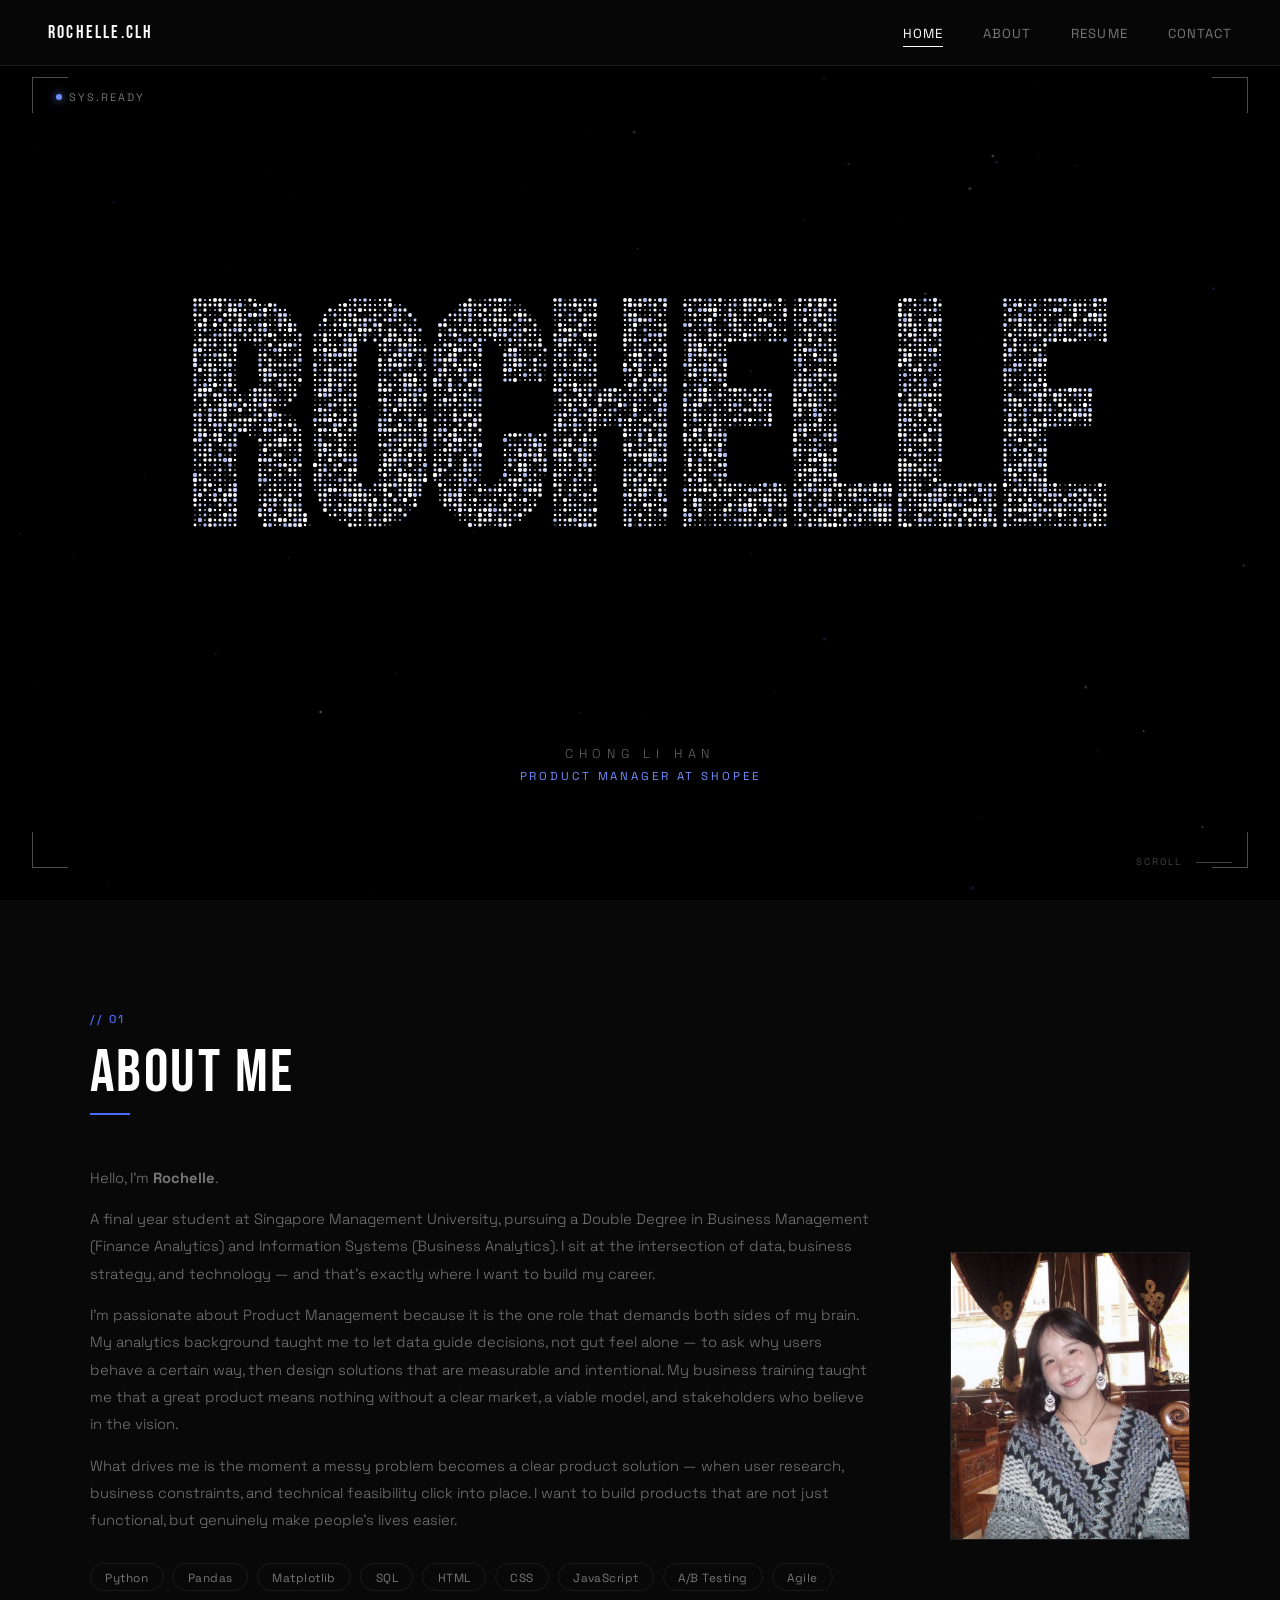
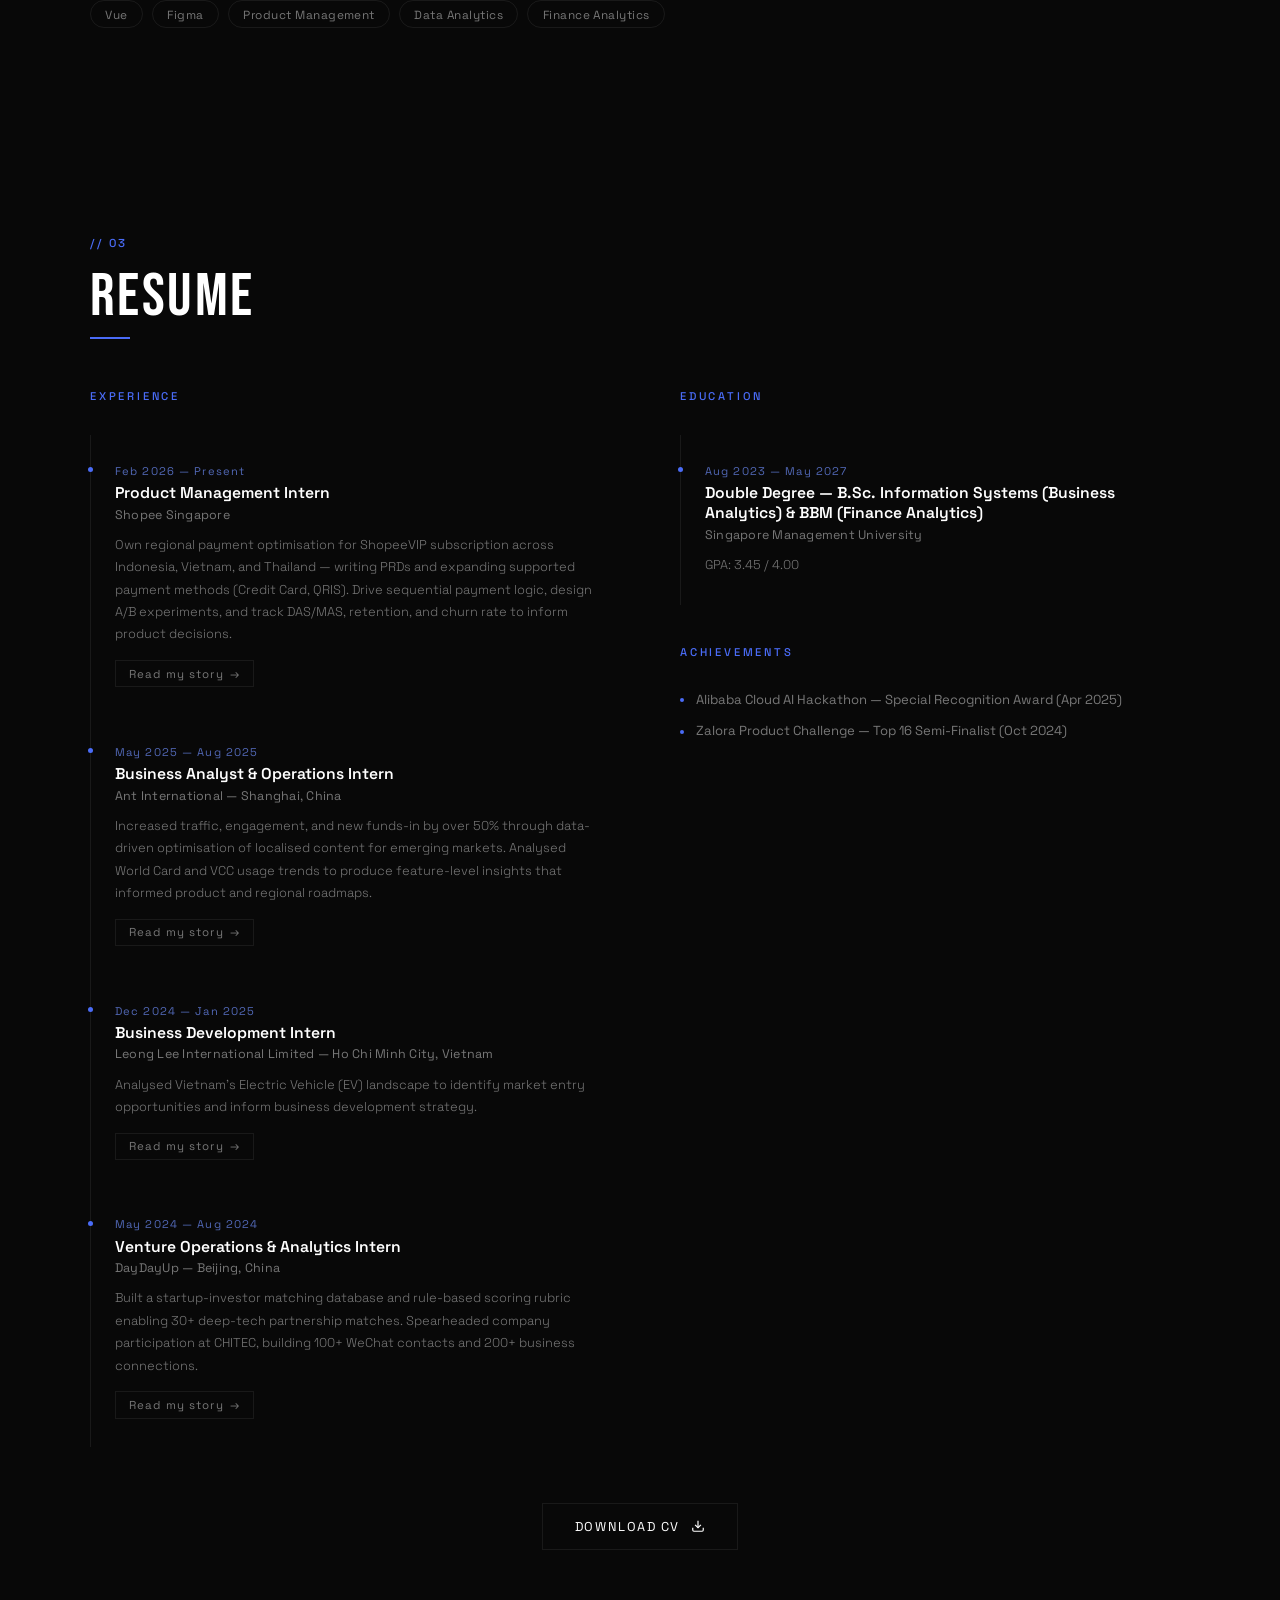
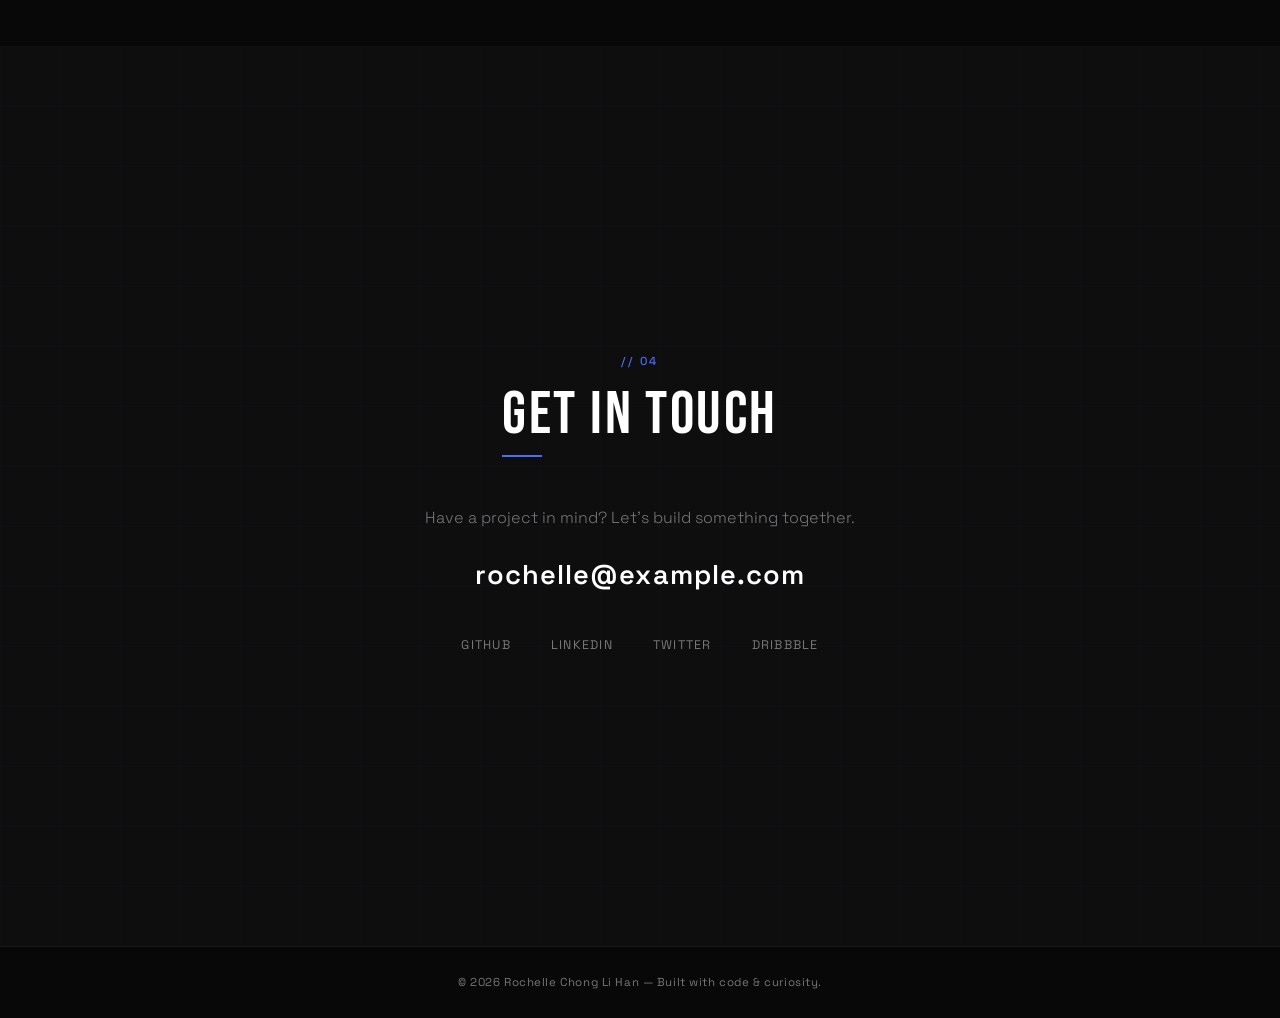
<file: index.html>
<!DOCTYPE html>
<html lang="en">
<head>
  <meta charset="UTF-8" />
  <meta name="viewport" content="width=device-width, initial-scale=1.0" />
  <title>Rochelle Chong Li Han</title>
  <link rel="preconnect" href="https://fonts.googleapis.com" />
  <link rel="preconnect" href="https://fonts.gstatic.com" crossorigin />
  <link href="https://fonts.googleapis.com/css2?family=Bebas+Neue&family=Space+Grotesk:wght@300;400;500;600&display=swap" rel="stylesheet" />
  <link rel="stylesheet" href="css/style.css" />
</head>
<body>

  <!-- Navigation -->
  <nav id="navbar">
    <div class="nav-brand">Rochelle.CLH</div>
    <ul class="nav-links" id="navLinks">
      <li><a href="#home"     class="nav-link active" data-section="home">Home</a></li>
      <li><a href="#about"    class="nav-link"        data-section="about">About</a></li>
      <li><a href="#resume"   class="nav-link"        data-section="resume">Resume</a></li>
      <li><a href="#contact"  class="nav-link"        data-section="contact">Contact</a></li>
    </ul>
    <button class="nav-toggle" id="navToggle" aria-label="Toggle menu">
      <span></span><span></span><span></span>
    </button>
  </nav>

  <!-- Hero -->
  <section id="home" class="hero-section">
    <canvas id="hero-canvas"></canvas>

    <div class="bracket bracket-tl"></div>
    <div class="bracket bracket-tr"></div>
    <div class="bracket bracket-bl"></div>
    <div class="bracket bracket-br"></div>

    <div class="sys-badge">
      <span class="sys-dot"></span>
      <span>SYS.READY</span>
    </div>

    <div class="hero-sub">
      <p class="hero-fullname">CHONG LI HAN</p>
      <p class="hero-role">Product Manager at Shopee</p>
    </div>

    <div class="scroll-hint">SCROLL <span class="scroll-line"></span></div>
  </section>

  <!-- About -->
  <section id="about" class="page-section">
    <div class="inner">
      <header class="sec-head fade-up">
        <span class="sec-tag">// 01</span>
        <h2>About Me</h2>
      </header>
      <div class="about-grid">
        <div class="about-text fade-up">
          <p class="about-lead">Hello, I'm <strong>Rochelle</strong>.</p>
          <p>A final year student at Singapore Management University, pursuing a Double Degree in Business Management (Finance Analytics) and Information Systems (Business Analytics). I sit at the intersection of data, business strategy, and technology — and that's exactly where I want to build my career.</p>
          <p>I'm passionate about Product Management because it is the one role that demands both sides of my brain. My analytics background taught me to let data guide decisions, not gut feel alone — to ask why users behave a certain way, then design solutions that are measurable and intentional. My business training taught me that a great product means nothing without a clear market, a viable model, and stakeholders who believe in the vision.</p>
          <p>What drives me is the moment a messy problem becomes a clear product solution — when user research, business constraints, and technical feasibility click into place. I want to build products that are not just functional, but genuinely make people's lives easier.</p>
          <div class="skill-tags">
            <span>Python</span>
            <span>Pandas</span>
            <span>Matplotlib</span>
            <span>SQL</span>
            <span>HTML</span>
            <span>CSS</span>
            <span>JavaScript</span>
            <span>A/B Testing</span>
            <span>Agile</span>
            <span>Vue</span>
            <span>Figma</span>
            <span>Product Management</span>
            <span>Data Analytics</span>
            <span>Finance Analytics</span>
          </div>
        </div>
        <div class="about-avatar fade-up">
          <div class="avatar-frame">
            <img src="assets/photo.jpg" alt="Rochelle Chong Li Han" />
            <div class="avatar-scan"></div>
          </div>
        </div>
      </div>
    </div>
  </section>

  <!-- Resume -->
  <section id="resume" class="page-section">
    <div class="inner">
      <header class="sec-head fade-up">
        <span class="sec-tag">// 03</span>
        <h2>Resume</h2>
      </header>
      <div class="resume-cols">

        <div class="resume-col fade-up">
          <h3 class="col-title">Experience</h3>
          <div class="timeline">
            <div class="tl-item" data-exp="shopee">
              <div class="tl-date">Feb 2026 — Present</div>
              <div class="tl-role">Product Management Intern</div>
              <div class="tl-org">Shopee Singapore</div>
              <p>Own regional payment optimisation for ShopeeVIP subscription across Indonesia, Vietnam, and Thailand — writing PRDs and expanding supported payment methods (Credit Card, QRIS). Drive sequential payment logic, design A/B experiments, and track DAS/MAS, retention, and churn rate to inform product decisions.</p>
              <button class="tl-read-more">Read my story <span>→</span></button>
            </div>
            <div class="tl-item" data-exp="ant">
              <div class="tl-date">May 2025 — Aug 2025</div>
              <div class="tl-role">Business Analyst &amp; Operations Intern</div>
              <div class="tl-org">Ant International — Shanghai, China</div>
              <p>Increased traffic, engagement, and new funds-in by over 50% through data-driven optimisation of localised content for emerging markets. Analysed World Card and VCC usage trends to produce feature-level insights that informed product and regional roadmaps.</p>
              <button class="tl-read-more">Read my story <span>→</span></button>
            </div>
            <div class="tl-item" data-exp="leonglee">
              <div class="tl-date">Dec 2024 — Jan 2025</div>
              <div class="tl-role">Business Development Intern</div>
              <div class="tl-org">Leong Lee International Limited — Ho Chi Minh City, Vietnam</div>
              <p>Analysed Vietnam's Electric Vehicle (EV) landscape to identify market entry opportunities and inform business development strategy.</p>
              <button class="tl-read-more">Read my story <span>→</span></button>
            </div>
            <div class="tl-item" data-exp="daydayup">
              <div class="tl-date">May 2024 — Aug 2024</div>
              <div class="tl-role">Venture Operations &amp; Analytics Intern</div>
              <div class="tl-org">DayDayUp — Beijing, China</div>
              <p>Built a startup-investor matching database and rule-based scoring rubric enabling 30+ deep-tech partnership matches. Spearheaded company participation at CHITEC, building 100+ WeChat contacts and 200+ business connections.</p>
              <button class="tl-read-more">Read my story <span>→</span></button>
            </div>
          </div>
        </div>

        <div class="resume-col fade-up">
          <h3 class="col-title">Education</h3>
          <div class="timeline">
            <div class="tl-item">
              <div class="tl-date">Aug 2023 — May 2027</div>
              <div class="tl-role">Double Degree — B.Sc. Information Systems (Business Analytics) &amp; BBM (Finance Analytics)</div>
              <div class="tl-org">Singapore Management University</div>
              <p>GPA: 3.45 / 4.00</p>
            </div>
          </div>
          <h3 class="col-title" style="margin-top:2.5rem">Achievements</h3>
          <ul class="cert-list">
            <li>Alibaba Cloud AI Hackathon — Special Recognition Award (Apr 2025)</li>
            <li>Zalora Product Challenge — Top 16 Semi-Finalist (Oct 2024)</li>
          </ul>
        </div>

      </div>

      <div class="cv-download fade-up">
        <a href="#" class="btn-cv">
          Download CV
          <svg width="14" height="14" viewBox="0 0 24 24" fill="none" stroke="currentColor" stroke-width="2">
            <path d="M21 15v4a2 2 0 01-2 2H5a2 2 0 01-2-2v-4"/>
            <polyline points="7 10 12 15 17 10"/>
            <line x1="12" y1="15" x2="12" y2="3"/>
          </svg>
        </a>
      </div>
    </div>
  </section>

  <!-- Contact -->
  <section id="contact" class="page-section alt-bg contact-section">
    <div class="contact-grid-bg"></div>
    <div class="inner contact-inner">
      <header class="sec-head fade-up">
        <span class="sec-tag">// 04</span>
        <h2>Get In Touch</h2>
      </header>
      <p class="contact-lead fade-up">Have a project in mind? Let's build something together.</p>
      <a href="mailto:rochelle@example.com" class="contact-email fade-up">rochelle@example.com</a>
      <div class="socials fade-up">
        <a href="#" class="social">GitHub</a>
        <a href="#" class="social">LinkedIn</a>
        <a href="#" class="social">Twitter</a>
        <a href="#" class="social">Dribbble</a>
      </div>
    </div>
  </section>

  <!-- Experience Story Overlay -->
  <div id="exp-overlay" class="exp-overlay" aria-hidden="true">
    <button class="exp-close" id="expClose">
      <svg width="16" height="16" viewBox="0 0 24 24" fill="none" stroke="currentColor" stroke-width="1.5">
        <line x1="18" y1="6" x2="6" y2="18"/><line x1="6" y1="6" x2="18" y2="18"/>
      </svg>
      Close
    </button>
    <div class="exp-scroll" id="expScroll">
      <div class="exp-hero" id="expHero">
        <span class="exp-hero-tag" id="expTag"></span>
        <h1 id="expCompany"></h1>
        <p id="expRole"></p>
        <p id="expMeta"></p>
      </div>
      <div class="exp-chapters" id="expChapters"></div>
    </div>
  </div>

  <footer>
    <p>© 2026 Rochelle Chong Li Han — Built with code &amp; curiosity.</p>
  </footer>

  <script src="js/particles.js"></script>
  <script src="js/experience.js"></script>
  <script src="js/main.js"></script>
</body>
</html>
</file>
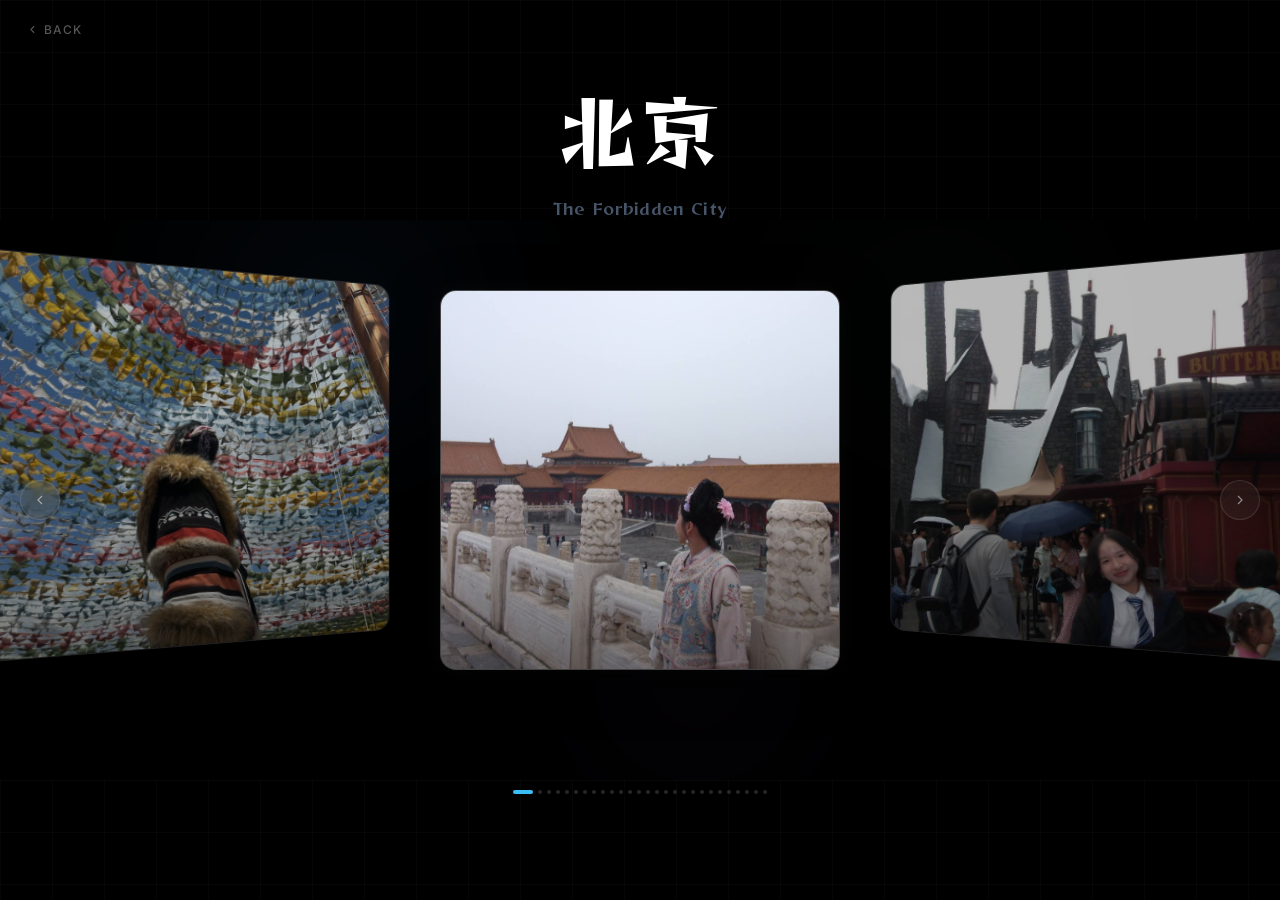
<file: experiences.html>
<!DOCTYPE html>
<html lang="en">
<head>
  <meta charset="UTF-8" />
  <meta name="viewport" content="width=device-width, initial-scale=1.0" />
  <title>Experiences — Rochelle Chong Li Han</title>
  <link rel="preconnect" href="https://fonts.googleapis.com" />
  <link href="https://fonts.googleapis.com/css2?family=Inter:wght@300;400;500;600;700;800&family=Reggae+One&display=swap" rel="stylesheet" />
  <style>
    *, *::before, *::after { box-sizing: border-box; margin: 0; padding: 0; }

    /* ── Page ─────────────────────────────────────────────────── */
    html { height: 100%; }

    body {
      font-family: 'Inter', system-ui, sans-serif;
      background: #000;
      color: #fff;
      min-height: 100%;
      /* IMPORTANT: No overflow:hidden here — it clips 3D children */
      overflow-x: hidden;
    }

    /* Subtle dot grid */
    body::before {
      content: '';
      position: fixed;
      inset: 0;
      background-image:
        linear-gradient(rgba(255,255,255,0.025) 1px, transparent 1px),
        linear-gradient(90deg, rgba(255,255,255,0.025) 1px, transparent 1px);
      background-size: 52px 52px;
      pointer-events: none;
      z-index: 0;
    }

    /* ── Back link ── */
    .back-link {
      position: fixed;
      top: 22px;
      left: 26px;
      z-index: 200;
      display: flex;
      align-items: center;
      gap: 5px;
      color: #555;
      text-decoration: none;
      font-size: 0.75rem;
      font-weight: 500;
      letter-spacing: 0.08em;
      text-transform: uppercase;
      transition: color 0.2s;
    }
    .back-link:hover { color: #fff; }

    /* ── Page shell ── */
    .page {
      position: relative;
      z-index: 1;
      display: flex;
      flex-direction: column;
      align-items: center;
      padding-top: 56px;
    }

    /* ── Heading ── */
    .hero-head {
      text-align: center;
      padding: 0 16px;
    }
    .hero-head h1 {
      font-size: clamp(2rem, 4.8vw, 3.6rem);
      font-weight: 800;
      line-height: 1.1;
      letter-spacing: -0.03em;
      display: flex;
      align-items: center;
      justify-content: center;
      gap: 0.25em;
      flex-wrap: wrap;
    }
    .sparkle-icon {
      font-style: normal;
      font-size: 0.6em;
      display: inline-block;
      animation: sparkle-pop 3s ease-in-out infinite;
    }
    @keyframes sparkle-pop {
      0%,100% { transform: scale(1) rotate(0deg);    opacity: 1; }
      48%      { transform: scale(1) rotate(0deg);    opacity: 1; }
      52%      { transform: scale(1.3) rotate(15deg); opacity: 0.5; }
      56%      { transform: scale(1) rotate(0deg);    opacity: 1; }
    }
    .gradient-word {
      background: linear-gradient(120deg, #38bdf8 10%, #818cf8 60%, #6366f1 100%);
      -webkit-background-clip: text;
      -webkit-text-fill-color: transparent;
      background-clip: text;
    }
    .hero-sub {
      margin-top: 10px;
      color: #4a5568;
      font-size: clamp(0.8rem, 1.4vw, 0.92rem);
    }

    /* ── Dynamic description ── */
    .dynamic-desc {
      text-align: center;
      margin-top: 14px;
      height: 150px;
      display: flex;
      flex-direction: column;
      align-items: center;
      justify-content: center;
      transition: opacity 0.22s ease, transform 0.22s ease;
    }
    .desc-label {
      font-family: 'Reggae One', cursive;
      font-size: 5rem;
      font-weight: 400;
      letter-spacing: 0.02em;
      color: #ffff;
    }
    .desc-role {
      font-family: 'Reggae One', cursive;
      font-size: 1rem;
      color: #475569;
      margin-top: 10px;
      letter-spacing: 0.02em;
      transition: opacity 0.2s ease, transform 0.2s ease;
    }

    /* ════════════════════════════════════════════════════════════
       CAROUSEL — copy exactly, no changes
       IMPORTANT: No ancestor of .carousel-scene can have overflow:hidden
       IMPORTANT: preserve-3d must be on .carousel-stage only
       IMPORTANT: perspective must be on .carousel-scene only
       IMPORTANT: cards must NOT have transform-style:preserve-3d
    ════════════════════════════════════════════════════════════ */

    .experience-section {
      width: 100%;
      padding: 20px 0 80px;
      background: #000;
      overflow: visible;          /* MUST be visible, not hidden */
      position: relative;         /* anchor for backdrop + arrow buttons */
    }

    /* ── Carousel backdrop ── */
    .carousel-backdrop {
      position: absolute;
      inset: 0;
      z-index: 0;
      overflow: hidden;
      pointer-events: none;
    }

    .orb {
      position: absolute;
      border-radius: 50%;
      filter: blur(90px);
      opacity: 0.22;
      animation: orb-drift 8s ease-in-out infinite alternate;
    }

    .orb-1 {
      width: 420px;
      height: 420px;
      background: radial-gradient(circle, #1a3a5c, transparent 70%);
      top: -120px;
      left: 10%;
      animation-delay: 0s;
    }

    .orb-2 {
      width: 380px;
      height: 380px;
      background: radial-gradient(circle, #0f2a1a, transparent 70%);
      top: -80px;
      right: 12%;
      animation-delay: -3s;
    }

    .orb-3 {
      width: 320px;
      height: 320px;
      background: radial-gradient(circle, #2a1a3a, transparent 70%);
      bottom: -60px;
      left: 42%;
      animation-delay: -5s;
    }

    @keyframes orb-drift {
      from { transform: translate(0px,  0px)  scale(1);    }
      to   { transform: translate(18px, 12px) scale(1.08); }
    }

1    .dot-grid {
      position: absolute;
      inset: 0;
      background-image: radial-gradient(rgba(255,255,255,0.07) 1px, transparent 1px);
      background-size: 28px 28px;
      opacity: 0.6;
      -webkit-mask-image: linear-gradient(
        to bottom,
        transparent 0%,
        rgba(0,0,0,0.8) 20%,
        rgba(0,0,0,0.8) 80%,
        transparent 100%
      );
      mask-image: linear-gradient(
        to bottom,
        transparent 0%,
        rgba(0,0,0,0.8) 20%,
        rgba(0,0,0,0.8) 80%,
        transparent 100%
      );
    }

    .carousel-scene {
      width: 100%;
      height: 460px;
      perspective: 1000px;        /* perspective on THIS element */
      perspective-origin: 50% 50%;
      overflow: visible;          /* MUST be visible */
      position: relative;
      z-index: 1;                 /* above backdrop */
      display: flex;
      align-items: center;
      justify-content: center;
    }

    .carousel-stage {
      position: relative;
      width: 0px;                 /* zero width — cards anchor from center */
      height: 360px;
      transform-style: preserve-3d;  /* preserve-3d on THIS element */
    }

    .card {
      position: absolute;
      width: 400px;
      height: 380px;
      left: -200px;               /* offset by half width to center */
      top: 0;
      border-radius: 16px;
      overflow: hidden;
      cursor: pointer;
      transition: transform 0.6s cubic-bezier(0.4, 0, 0.2, 1),
                  opacity  0.6s cubic-bezier(0.4, 0, 0.2, 1);
      /* NO transform-style or preserve-3d on the card itself */

      background: rgba(255, 255, 255, 0.05);
      backdrop-filter: blur(16px);
      -webkit-backdrop-filter: blur(16px);
      border: 1px solid rgba(255, 255, 255, 0.12);
      box-shadow: none;
      transition: border-color 0.4s ease, box-shadow 0.4s ease,
                  transform 0.6s cubic-bezier(0.4, 0, 0.2, 1),
                  opacity  0.6s cubic-bezier(0.4, 0, 0.2, 1);
    }

    /* Center card gets a brighter glass edge + shadow */
    .card.active {
      border: 1px solid rgba(255, 255, 255, 0.22);
      box-shadow:
        0 12px 48px rgba(0, 0, 0, 0.6),
        0 0 24px rgba(255, 255, 255, 0.04),
        inset 0 1px 0 rgba(255, 255, 255, 0.14);
    }

    .card-image {
      width: 100%;
      height: 100%;
      background: rgba(15, 15, 15, 0.55);
      overflow: hidden;
      position: relative;
    }

    .card-image::after {
      content: '';
      position: absolute;
      inset: 0;
      background: linear-gradient(to bottom, transparent 50%, rgba(0,0,0,0.35) 100%);
      pointer-events: none;
    }

    .card-image img {
      width: 100%;
      height: 100%;
      object-fit: cover;
      display: block;
    }

    .card-info {
      height: 28%;
      background: rgba(6, 6, 6, 0.72);
      backdrop-filter: blur(20px);
      -webkit-backdrop-filter: blur(20px);
      padding: 10px 14px;
      display: flex;
      flex-direction: column;
      justify-content: space-between;
      border-top: 1px solid rgba(255, 255, 255, 0.07);
    }

    .card-period {
      font-family: 'Courier New', monospace;
      font-size: 9px;
      color: rgba(255, 255, 255, 0.25);
      letter-spacing: 0.12em;
      text-transform: uppercase;
    }

    .card-company {
      font-family: 'Courier New', monospace;
      font-size: 40px;
      color: rgba(255, 255, 255, 0.9);
      font-weight: 600;
      margin: 2px 0;
    }

    .card-role {
      font-family: 'Courier New', monospace;
      font-size: 14px;
      color: rgba(255, 255, 255, 0.35);
    }

    .card-footer {
      display: flex;
      justify-content: space-between;
      align-items: center;
    }

    .card-index {
      font-family: 'Courier New', monospace;
      font-size: 9px;
      color: rgba(255, 255, 255, 0.15);
    }

    /* ── Arrow buttons — outside .carousel-scene ── */
    .carousel-prev,
    .carousel-next {
      position: absolute;
      top: 50%;
      transform: translateY(-50%);
      z-index: 100;
      width: 40px;
      height: 40px;
      border-radius: 50%;
      border: 1px solid rgba(255,255,255,0.12);
      background: rgba(255,255,255,0.04);
      color: rgba(255,255,255,0.5);
      display: flex;
      align-items: center;
      justify-content: center;
      cursor: pointer;
      backdrop-filter: blur(10px);
      -webkit-backdrop-filter: blur(10px);
      transition: border-color 0.2s, background 0.2s, color 0.2s;
    }
    .carousel-prev { left: 20px; }
    .carousel-next { right: 20px; }
    .carousel-prev:hover,
    .carousel-next:hover {
      border-color: rgba(56,189,248,0.45);
      background: rgba(56,189,248,0.08);
      color: #fff;
    }

    /* ════════════════════════════════════════════════════════════
       REST OF PAGE
    ════════════════════════════════════════════════════════════ */

    /* ── Dots ── */
    .dots {
      display: flex;
      gap: 5px;
      justify-content: center;
      padding: 10px 0 20px;
    }
    .dot {
      height: 4px;
      width: 4px;
      border-radius: 2px;
      background: rgba(255,255,255,0.15);
      cursor: pointer;
      transition: background 0.3s, width 0.3s;
    }
    .dot.active { background: #38bdf8; width: 20px; }

    /* ── Chat bar ── */
  </style>
</head>
<body>

  <a href="index.html#resume" class="back-link">
    <svg width="13" height="13" viewBox="0 0 24 24" fill="none" stroke="currentColor" stroke-width="2">
      <polyline points="15 18 9 12 15 6"/>
    </svg>
    Back
  </a>

  <div class="page">

    <!-- Heading -->


    <!-- Dynamic description -->
    <div class="dynamic-desc" id="dynamicDesc">
      <div class="desc-label" id="descLabel"></div>
      <div class="desc-role"  id="descRole"></div>
    </div>

    <!--
      IMPORTANT: No ancestor of .carousel-scene can have overflow:hidden
      Arrow buttons live here, OUTSIDE .carousel-scene
    -->
    <section class="experience-section">
      <!-- Backdrop: orbs + dot grid sit behind the carousel -->
      <div class="carousel-backdrop">
        <div class="orb orb-1"></div>
        <div class="orb orb-2"></div>
        <div class="orb orb-3"></div>
        <div class="dot-grid"></div>
      </div>

      <button class="carousel-prev" aria-label="Previous">
        <svg width="16" height="16" viewBox="0 0 24 24" fill="none" stroke="currentColor" stroke-width="1.8">
          <polyline points="15 18 9 12 15 6"/>
        </svg>
      </button>

      <div class="carousel-scene">
        <!-- IMPORTANT: preserve-3d lives ONLY on .carousel-stage -->
        <div class="carousel-stage" id="carouselStage">
          <!-- cards injected by JS -->
        </div>
      </div>

      <button class="carousel-next" aria-label="Next">
        <svg width="16" height="16" viewBox="0 0 24 24" fill="none" stroke="currentColor" stroke-width="1.8">
          <polyline points="9 18 15 12 9 6"/>
        </svg>
      </button>
    </section>

    <!-- Dots -->
    <div class="dots" id="dots"></div>


  </div><!-- /.page -->

  <script>
    // IMPORTANT: No ancestor of .carousel-scene can have overflow:hidden
    // IMPORTANT: preserve-3d must be on .carousel-stage only
    // IMPORTANT: perspective must be on .carousel-scene only
    // IMPORTANT: cards must NOT have transform-style:preserve-3d

    /* ── Data ── */
    const CARDS = [
      { index: '#1', company: '北京',       role: 'The Forbidden City',      period: 'Feb 2026 — Present',  imageUrl: 'assets/experiences/daydayup/bj2.jpeg' },
      { index: '#2', company: '北京',       role: 'The Wizarding World of Harry Potter - USBJ',  period: 'May 2025 — Aug 2025', imageUrl: 'assets/experiences/daydayup/bj3.jpeg' },
      { index: '#3', company: '北京',      role: 'CHITEC Expo with Founder of Abillion, Vikas Garg', imageUrl: 'assets/experiences/daydayup/bj1.jpg' },
      { index: '#4', company: '北京', role: 'The Great Wall of China',    period: 'Dec 2024 — Jan 2025', imageUrl: 'assets/experiences/daydayup/bj4.jpeg' },
      { index: '#5', company: '北京',               role: 'Nanluoguxiang',         period: 'May — Aug 2023',      imageUrl: 'assets/experiences/daydayup/bj5.jpeg' },
      { index: '#6', company: '北京',               role: 'Tsinghua University',         period: 'May — Aug 2023',      imageUrl: 'assets/experiences/daydayup/bj6.jpeg' },
      { index: '#7', company: '北京',               role: 'Celebrated birthday! 01.06',         period: 'May — Aug 2023',      imageUrl: 'assets/experiences/daydayup/bj7.jpeg' },
      { index: '#8', company: '天津',               role: 'Tianjin Eye',         period: 'May — Aug 2023',      imageUrl: 'assets/experiences/daydayup/tj1.jpeg' },
      { index: '#9', company: '天津',               role: 'Tianjin Haihe River Waterfront',         period: 'May — Aug 2023',      imageUrl: 'assets/experiences/daydayup/tj2.jpeg' },
      { index: '#10', company: '洛阳',               role: 'Stepping into History - donning a traditional Hanfu in Luoyang',         period: 'May — Aug 2023',      imageUrl: 'assets/experiences/daydayup/ly1.jpeg' },
      { index: '#11', company: '洛阳',               role: '簪花 (Zanhua)',         period: 'May — Aug 2023',      imageUrl: 'assets/experiences/daydayup/ly2.jpeg' },
      { index: '#12', company: '洛阳',               role: 'Luoyi Ancient City',         period: 'May — Aug 2023',      imageUrl: 'assets/experiences/daydayup/ly3.jpeg' },
      { index: '#13', company: '洛阳',               role: 'Longmen Grottoes',         period: 'May — Aug 2023',      imageUrl: 'assets/experiences/daydayup/ly4.jpeg' },
      { index: '#14', company: '唐山',               role: '打铁花(Iron Flower) Performance',         period: 'May — Aug 2023',      imageUrl: 'assets/experiences/daydayup/ts1.jpeg' },
      { index: '#15', company: '唐山',               role: 'Tangshan Hetou Old Street',         period: 'May — Aug 2023',      imageUrl: 'assets/experiences/daydayup/ts2.jpeg' },
      { index: '#16', company: '青岛',               role: 'Tsingtao Beer Museum',         period: 'May — Aug 2023',      imageUrl: 'assets/experiences/daydayup/qd1.jpeg' },
      { index: '#17', company: '青岛',               role: 'Qingdao Olympic Sailing and Marine Culture',         period: 'May — Aug 2023',      imageUrl: 'assets/experiences/daydayup/qd2.jpeg' },
      { index: '#18', company: '青岛',               role: 'Zhanqiao Pier',         period: 'May — Aug 2023',      imageUrl: 'assets/experiences/daydayup/qd3.jpeg' },
      { index: '#19', company: '丽江',               role: 'Jade Dragon Snow Mountain',         period: 'May — Aug 2023',      imageUrl: 'assets/experiences/daydayup/lj2.jpeg' },
      { index: '#20', company: '丽江',               role: 'Prepping oxygen tanks!',         period: 'May — Aug 2023',      imageUrl: 'assets/experiences/daydayup/lj3.jpeg' },
      { index: '#21', company: '丽江',               role: 'Yunnan Crossing the Bridge Noodles (过桥米线)',         period: 'May — Aug 2023',      imageUrl: 'assets/experiences/daydayup/lj4.jpeg' },
      { index: '#22', company: '丽江',               role: 'Blue Moon Valley',         period: 'May — Aug 2023',      imageUrl: 'assets/experiences/daydayup/lj5.jpeg' },
      { index: '#23', company: '虎跳峡',               role: 'Tiger Leaping Gorge',         period: 'May — Aug 2023',      imageUrl: 'assets/experiences/daydayup/htx1.jpeg' },
      { index: '#24', company: '香格里拉',               role: 'Shangri-La',         period: 'May — Aug 2023',      imageUrl: 'assets/experiences/daydayup/xgll1.jpeg' },
      { index: '#25', company: '香格里拉',               role: 'Trying out Tibetan costume!',         period: 'May — Aug 2023',      imageUrl: 'assets/experiences/daydayup/xgll2.jpeg' },
      { index: '#26', company: '香格里拉',               role: 'Shangri-La Giant Prayer Wheel',         period: 'May — Aug 2023',      imageUrl: 'assets/experiences/daydayup/xgll3.jpeg' },
      { index: '#27', company: '香格里拉',               role: 'Tibetan Large Prayer Flags',         period: 'May — Aug 2023',      imageUrl: 'assets/experiences/daydayup/xgll4.jpeg' },
    ];

    const R = 800; // arc radius in px

    /* ── Build DOM ── */
    const stage  = document.getElementById('carouselStage');
    const dotsEl = document.getElementById('dots');

    CARDS.forEach((data, i) => {
      /* Card */
      const card = document.createElement('div');
      card.className = 'card';
      card.dataset.index = i;
      card.innerHTML = `
        <div class="card-image">
          ${data.imageUrl ? `<img src="${data.imageUrl}" alt="${data.company}" />` : ''}
        </div>
      `;
      card.addEventListener('click', () => {
        const target = parseInt(card.dataset.index);
        if (target !== activeIndex) {
          const prev  = activeIndex;
          activeIndex = target;
          updateCarousel();
          updateDescription(prev);
        }
      });
      stage.appendChild(card);

      /* Dot */
      const dot = document.createElement('div');
      dot.className = 'dot';
      dot.addEventListener('click', () => {
        const prev  = activeIndex;
        activeIndex = i;
        updateCarousel();
        updateDescription(prev);
      });
      dotsEl.appendChild(dot);
    });

    /* ── State ── */
    let activeIndex = 0;
    const total = CARDS.length;

    /* ── Transform math (exact from spec) ── */
    function getCardTransform(offset) {
      const angle = offset * 30 * (Math.PI / 180); // 30deg per step
      const tx = R * Math.sin(angle);
      const tz = R * (1 - Math.cos(angle));   // positive = toward viewer
      const ty = Math.abs(offset) * -22;       // side cards rise slightly
      const ry = -angle * (180 / Math.PI);    // face inward
      const scale   = 1 - Math.abs(offset) * 0.11;
      const opacity = 1 - Math.abs(offset) * 0.28;
      const zIndex  = 10 - Math.abs(offset) * 2;

      return { tx, ty, tz, ry, scale, opacity, zIndex };
    }

    /* ── Update carousel transforms ── */
    function updateCarousel() {
      const cards = document.querySelectorAll('.card');
      cards.forEach((card, i) => {
        card.classList.toggle('active', i === activeIndex);
        let offset = i - activeIndex;
        // Wrap offset so cards loop circularly (shortest path around the circle)
        if (offset > total / 2)  offset -= total;
        if (offset < -total / 2) offset += total;

        if (Math.abs(offset) > 2) {
          // Snap instantly off-screen — no transition so the card never flies past
          card.style.transition    = 'none';
          const edgeOffset         = offset > 0 ? 2 : -2;
          const { tx, ty, tz, ry, scale } = getCardTransform(edgeOffset);
          card.style.transform     = `translateX(${tx}px) translateY(${ty}px) translateZ(${tz}px) rotateY(${ry}deg) scale(${scale})`;
          card.style.opacity       = '0';
          card.style.zIndex        = '0';
          card.style.pointerEvents = 'none';
          return;
        }

        // Restore CSS transition for visible cards
        card.style.transition    = '';
        const { tx, ty, tz, ry, scale, opacity, zIndex } = getCardTransform(offset);
        card.style.transform     = `translateX(${tx}px) translateY(${ty}px) translateZ(${tz}px) rotateY(${ry}deg) scale(${scale})`;
        card.style.opacity       = opacity;
        card.style.zIndex        = zIndex;
        card.style.pointerEvents = 'auto';
        card.style.cursor        = offset === 0 ? 'default' : 'pointer';
      });

      /* Update dots */
      document.querySelectorAll('.dot').forEach((dot, i) => {
        dot.classList.toggle('active', i === activeIndex);
      });
    }

    /* ── Update description text ── */
    const dynamicDesc = document.getElementById('dynamicDesc');
    const descLabel   = document.getElementById('descLabel');
    const descRole    = document.getElementById('descRole');
    dynamicDesc.style.transition = 'opacity 0.22s ease, transform 0.22s ease';

    function updateDescription(prevIdx) {
      const data     = CARDS[activeIndex];
      const prevData = prevIdx !== undefined ? CARDS[prevIdx] : null;
      const titleChanged = !prevData || prevData.company !== data.company;

      if (titleChanged) {
        /* Title changed — fade the whole block */
        dynamicDesc.style.opacity   = '0';
        dynamicDesc.style.transform = 'translateY(8px)';
        setTimeout(() => {
          descLabel.textContent = data.company;
          descRole.textContent  = data.role;
          dynamicDesc.style.opacity   = '1';
          dynamicDesc.style.transform = 'translateY(0)';
        }, 200);
      } else {
        /* Same title — only fade the subtitle */
        descRole.style.opacity   = '0';
        descRole.style.transform = 'translateY(6px)';
        setTimeout(() => {
          descRole.textContent       = data.role;
          descRole.style.opacity     = '1';
          descRole.style.transform   = 'translateY(0)';
        }, 180);
      }
    }

    /* ── Navigation ── */
    document.querySelector('.carousel-prev').addEventListener('click', () => {
      const prev = activeIndex;
      activeIndex = (activeIndex - 1 + total) % total;
      updateCarousel();
      updateDescription(prev);
    });

    document.querySelector('.carousel-next').addEventListener('click', () => {
      const prev = activeIndex;
      activeIndex = (activeIndex + 1) % total;
      updateCarousel();
      updateDescription(prev);
    });

    document.addEventListener('keydown', (e) => {
      if (e.key === 'ArrowLeft')  document.querySelector('.carousel-prev').click();
      if (e.key === 'ArrowRight') document.querySelector('.carousel-next').click();
    });

    /* ── Swipe / trackpad drag ── */
    const scene = document.getElementById('carouselScene') || document.querySelector('.carousel-scene');
    let dragStartX = null;
    let dragging   = false;

    function navigate(dir) {
      const prev = activeIndex;
      activeIndex = (activeIndex + dir + CARDS.length) % CARDS.length;
      updateCarousel();
      updateDescription(prev);
    }

    // Touch (mobile + trackpad on some browsers)
    scene.addEventListener('touchstart', e => {
      dragStartX = e.touches[0].clientX;
    }, { passive: true });

    scene.addEventListener('touchend', e => {
      if (dragStartX === null) return;
      const dx = e.changedTouches[0].clientX - dragStartX;
      if (Math.abs(dx) > 40) navigate(dx < 0 ? 1 : -1);
      dragStartX = null;
    }, { passive: true });

    // Mouse drag (trackpad two-finger swipe shows as mousemove on some setups)
    scene.addEventListener('mousedown', e => {
      dragStartX = e.clientX;
      dragging   = true;
    });

    window.addEventListener('mouseup', e => {
      if (!dragging) return;
      const dx = e.clientX - dragStartX;
      if (Math.abs(dx) > 40) navigate(dx < 0 ? 1 : -1);
      dragging   = false;
      dragStartX = null;
    });

    // Wheel (horizontal swipe on trackpad only — ignore vertical scroll)
    let wheelLock = false;
    scene.addEventListener('wheel', e => {
      const isHorizontal = Math.abs(e.deltaX) > Math.abs(e.deltaY);
      if (!isHorizontal) return;   // let vertical scroll pass through normally
      e.preventDefault();          // block browser back/forward swipe
      if (wheelLock) return;
      if (Math.abs(e.deltaX) < 20) return;
      navigate(e.deltaX > 0 ? 1 : -1);
      wheelLock = true;
      setTimeout(() => { wheelLock = false; }, 500);
    }, { passive: false });

    /* ── Init ── */
    // Set initial description without animation
    descLabel.textContent = CARDS[activeIndex].company;
    descRole.textContent  = CARDS[activeIndex].role;
    updateCarousel(); // run on load
  </script>
</body>
</html>
</file>
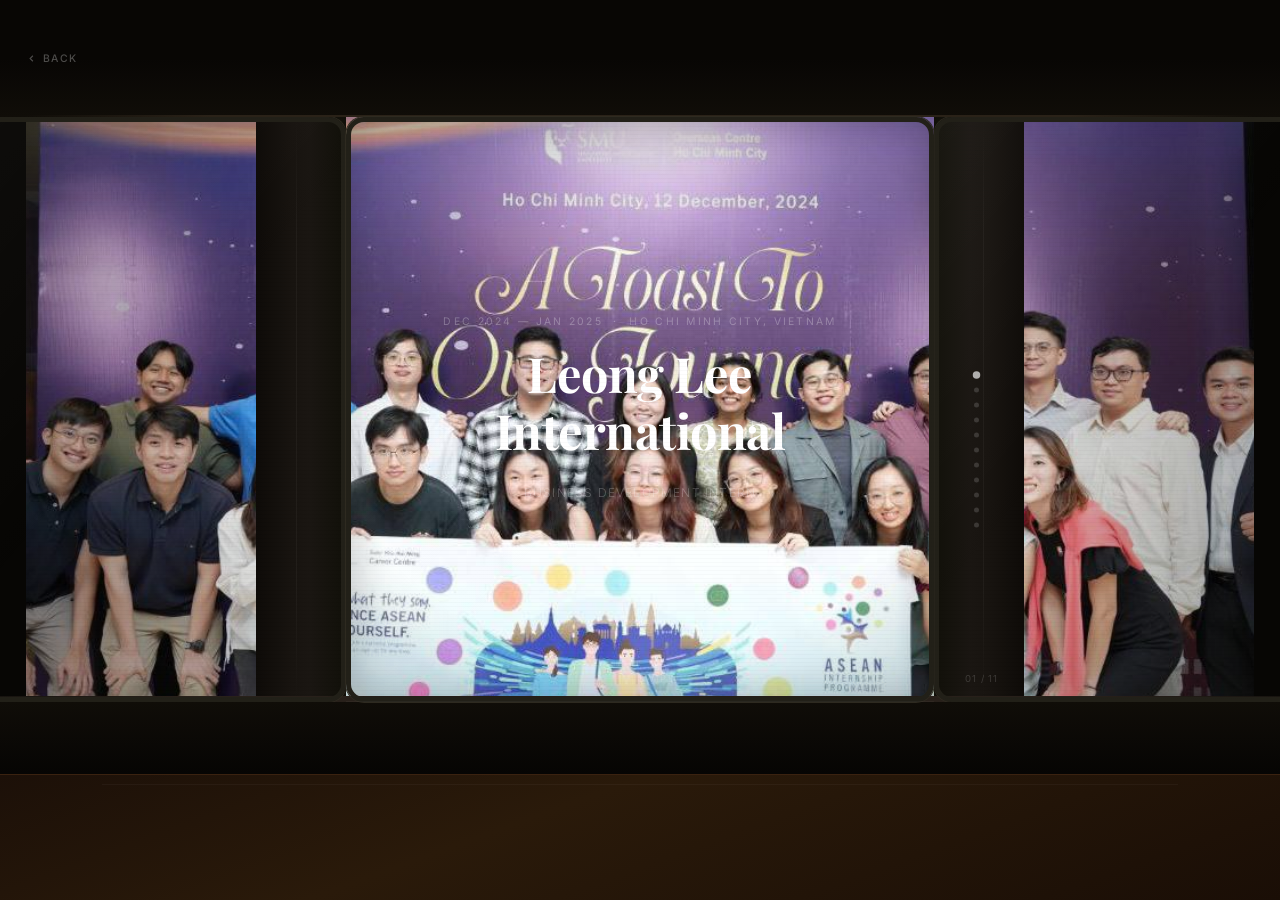
<file: leonglee.html>
<!DOCTYPE html>
<html lang="en">
<head>
  <meta charset="UTF-8" />
  <meta name="viewport" content="width=device-width, initial-scale=1.0" />
  <title>Leong Lee International — Rochelle</title>
  <link rel="preconnect" href="https://fonts.googleapis.com" />
  <link href="https://fonts.googleapis.com/css2?family=Inter:wght@300;400;500;600;700;800&family=Playfair+Display:ital,wght@0,700;1,700&display=swap" rel="stylesheet" />
  <style>
    *, *::before, *::after { box-sizing: border-box; margin: 0; padding: 0; }

    html, body { height: 100%; overflow: hidden; }


    body {
      font-family: 'Inter', system-ui, sans-serif;
      background: #0c0906;
      color: #fff;
    }

    /* ══════════════════════════════════════════════════════
       WINDOW LAYOUT (all measured from viewport edges)
       ─────────────────────────────────────────────────────
       VERTICAL:
         Ceiling:             0  → 13vh
         Window zone:        13vh → 78vh
         Sill + seat + floor: 78vh → 100vh

       HORIZONTAL (5 columns):
         Left wall edge:      0% → 2%
         Left partial win:    2% → 20%   (18% wide — cut off)
         Left pillar:        20% → 27%   (7% wide)
         Centre window:      27% → 73%   (46% wide — full)
         Right pillar:       73% → 80%   (7% wide)
         Right partial win:  80% → 98%   (18% wide — cut off)
         Right wall edge:    98% → 100%
    ══════════════════════════════════════════════════════ */

    /* ── CEILING ── */
    .cab-ceiling {
      position: fixed; inset: 0; z-index: 50;
      height: 13vh;
      background: linear-gradient(to bottom, #080604 50%, #100d08);
      pointer-events: none;
    }
    /* Overhead panel rim */
    .cab-ceiling::after {
      content: '';
      position: absolute;
      bottom: 0; left: 2%; right: 2%;
      height: 2px;
      background: linear-gradient(to right, transparent, #2a2218 15%, #2a2218 85%, transparent);
    }

    /* ── FLOOR + SEAT ── */
    .cab-floor {
      position: fixed; bottom: 0; left: 0; right: 0; z-index: 50;
      height: 22vh;
      background: linear-gradient(to top, #050403 60%, #100d08);
      pointer-events: none;
    }
    /* Seat cushion */
    .cab-seat {
      position: fixed; bottom: 0; left: 0; right: 0; z-index: 51;
      height: 14vh;
      background: linear-gradient(to top, #12090204, #1e110504, #241508);
      background: linear-gradient(160deg, #1c1008 0%, #2a1a0a 40%, #1a0e06 100%);
      border-top: 1px solid #3a2210;
      pointer-events: none;
    }
    /* Seat stitching */
    .cab-seat::before {
      content: '';
      position: absolute;
      top: 9px; left: 8%; right: 8%;
      height: 1px;
      background: rgba(255,255,255,0.035);
    }
    /* Window sill rail (bottom of window zone) */
    .cab-sill {
      position: fixed; bottom: 22vh; left: 0; right: 0; z-index: 52;
      height: 6px;
      background: linear-gradient(to right, #181410, #28201a 15%, #28201a 85%, #181410);
      pointer-events: none;
    }

    /* ── LEFT WALL EDGE ── */
    .cab-edge-l {
      position: fixed; top: 13vh; bottom: 22vh; left: 0; z-index: 50;
      width: 2%;
      background: #070604;
      pointer-events: none;
    }

    /* ── RIGHT WALL EDGE ── */
    .cab-edge-r {
      position: fixed; top: 13vh; bottom: 22vh; right: 0; z-index: 50;
      width: 2%;
      background: #070604;
      pointer-events: none;
    }

    /* ── LEFT PILLAR (between left partial window and centre window) ── */
    .cab-pillar-l {
      position: fixed; top: 13vh; bottom: 22vh; left: 20%; z-index: 50;
      width: 7%;
      background: linear-gradient(to right, #0e0b08, #181410 40%, #1a1612 60%, #111009);
      pointer-events: none;
    }
    .cab-pillar-l::after {
      content: '';
      position: absolute;
      top: 0; bottom: 0; left: 45%;
      width: 1px;
      background: linear-gradient(to bottom, transparent, rgba(255,255,255,0.04) 20%, rgba(255,255,255,0.04) 80%, transparent);
    }

    /* ── RIGHT PILLAR ── */
    .cab-pillar-r {
      position: fixed; top: 13vh; bottom: 22vh; right: 20%; z-index: 50;
      width: 7%;
      background: linear-gradient(to left, #0e0b08, #181410 40%, #1a1612 60%, #111009);
      pointer-events: none;
    }
    .cab-pillar-r::after {
      content: '';
      position: absolute;
      top: 0; bottom: 0; left: 54%;
      width: 1px;
      background: linear-gradient(to bottom, transparent, rgba(255,255,255,0.04) 20%, rgba(255,255,255,0.04) 80%, transparent);
    }

    /* ══════════════════════════════════════════════════════
       WINDOW FRAMES (pointer-events: none, z above cabin)
    ══════════════════════════════════════════════════════ */

    /* Centre window frame */
    .win-frame-c {
      position: fixed; top: 13vh; bottom: 22vh; left: 27%; right: 27%; z-index: 60;
      border: 5px solid #222018;
      border-radius: 18px;
      pointer-events: none;
      box-shadow:
        0 0 0 1px #2e2a20,
        inset 0 0 40px rgba(0,0,0,0.2);
    }
    /* Glass reflection — centre */
    .win-frame-c::before {
      content: '';
      position: absolute; inset: 0;
      border-radius: 13px;
      background: linear-gradient(130deg,
        rgba(255,255,255,0.055) 0%,
        rgba(255,255,255,0.01) 30%,
        transparent 55%
      );
    }

    /* Left partial window frame —
       Visually: left border bleeds off-screen, only right+top+bottom visible */
    .win-frame-l {
      position: fixed; top: 13vh; bottom: 22vh;
      left: -2%;   /* bleed off left edge so left border is hidden */
      right: 73%;  /* right edge aligns with left pillar start (100-27=73) */
      z-index: 60;
      border: 5px solid #222018;
      border-radius: 18px;
      pointer-events: none;
      box-shadow: 0 0 0 1px #2e2a20;
      /* Hide left border with overflow or just let it clip off-screen */
      clip-path: inset(0 0 0 2%); /* clip the left bleed back */
    }
    .win-frame-l::before {
      content: '';
      position: absolute; inset: 0;
      border-radius: 13px;
      background: linear-gradient(130deg,
        rgba(255,255,255,0.03) 0%,
        transparent 50%
      );
    }

    /* Right partial window frame */
    .win-frame-r {
      position: fixed; top: 13vh; bottom: 22vh;
      left: 73%;   /* left edge aligns with right pillar end */
      right: -2%;  /* bleed off right edge */
      z-index: 60;
      border: 5px solid #222018;
      border-radius: 18px;
      pointer-events: none;
      box-shadow: 0 0 0 1px #2e2a20;
      clip-path: inset(0 2% 0 0);
    }
    .win-frame-r::before {
      content: '';
      position: absolute; inset: 0;
      border-radius: 13px;
      background: linear-gradient(130deg,
        rgba(255,255,255,0.03) 0%,
        transparent 50%
      );
    }

    /* Scan lines on all windows (glass texture) */
    .win-scanlines {
      position: fixed; top: 13vh; bottom: 22vh; left: 2%; right: 2%; z-index: 61;
      pointer-events: none;
      background-image: repeating-linear-gradient(
        0deg,
        transparent,
        transparent 3px,
        rgba(0,0,0,0.018) 3px,
        rgba(0,0,0,0.018) 4px
      );
    }

    /* ══════════════════════════════════════════════════════
       SCENES — horizontal strip, snaps left-to-right
    ══════════════════════════════════════════════════════ */

    .scenes {
      display: flex;
      flex-direction: row;
      width: 1100vw;
      height: 100vh;
      transition: transform 1.6s cubic-bezier(0.76, 0, 0.24, 1);
      will-change: transform;
    }

    .scene {
      width: 100vw;
      height: 100vh;
      flex-shrink: 0;
      position: relative;
      display: flex;
      align-items: center;
      justify-content: center;
      scroll-snap-align: start;
      overflow: hidden;
    }

    /* The outside landscape — drifts slowly left (train moving right) */
    .scene-bg {
      position: absolute;
      inset: -4% -2%;
      background-size: cover;
      background-position: center;
      animation: train-drift 10s linear infinite;
      transition: opacity 0.6s ease;
    }

    @keyframes train-drift {
      0%   { transform: translateX(0%); }
      100% { transform: translateX(-5%); }
    }

    /* Gradient fallbacks (replace src with real photos) */
    .scene-intro .scene-bg {
      background-image:
        url('assets/experiences/leonglee/vn1.jpeg'),
        linear-gradient(160deg, #3d1f00 0%, #5c3200 30%, #1a0900 70%, #0d0500 100%);
    }
    .scene-ev .scene-bg {
      background-image:
        url('assets/experiences/leonglee/vn2.jpeg'),
        linear-gradient(160deg, #002a10 0%, #004520 35%, #001a08 100%);
    }
    .scene-research .scene-bg {
      background-image:
        url('assets/experiences/leonglee/vn3.jpeg'),
        linear-gradient(160deg, #001428 0%, #00203d 40%, #000d1a 100%);
    }
    .scene-close .scene-bg {
      background-image:
        url('assets/experiences/leonglee/vn4.jpeg'),
        linear-gradient(160deg, #3d2000 0%, #5c3500 30%, #2a1500 70%, #100800 100%);
    }
    .scene-5 .scene-bg {
      background-image:
        url('assets/experiences/leonglee/vn5.jpeg'),
        linear-gradient(160deg, #0a1a00 0%, #162800 40%, #0a1200 100%);
    }
    .scene-6 .scene-bg {
      background-image:
        url('assets/experiences/leonglee/vn6.jpeg'),
        linear-gradient(160deg, #1a1000 0%, #2a1800 40%, #100a00 100%);
    }
    .scene-7 .scene-bg {
      background-image:
        url('assets/experiences/leonglee/vn7.jpeg'),
        linear-gradient(160deg, #001020 0%, #001830 40%, #000810 100%);
    }
    .scene-8 .scene-bg {
      background-image:
        url('assets/experiences/leonglee/vn8.jpeg'),
        linear-gradient(160deg, #1a0a00 0%, #2d1500 40%, #0d0500 100%);
    }
    .scene-9 .scene-bg {
      background-image:
        url('assets/experiences/leonglee/vn9.jpeg'),
        linear-gradient(160deg, #001a10 0%, #002d1a 40%, #001008 100%);
    }
    .scene-10 .scene-bg {
      background-image:
        url('assets/experiences/leonglee/vn10.jpeg'),
        linear-gradient(160deg, #0a0a1a 0%, #10102d 40%, #05050d 100%);
    }
    .scene-11 .scene-bg {
      background-image:
        url('assets/experiences/leonglee/vn11.jpeg'),
        linear-gradient(160deg, #1a1000 0%, #2d1a00 40%, #0d0800 100%);
    }

    /* Vignette over each scene */
    .scene::after {
      content: '';
      position: absolute; inset: 0;
      background: radial-gradient(ellipse 65% 65% at 50% 50%,
        transparent 35%, rgba(0,0,0,0.5) 100%);
      pointer-events: none;
      z-index: 2;
    }

    /* Content sits inside the centre window boundaries */
    .scene-content {
      position: absolute;
      left: 27%; right: 27%;
      top: 13vh;
      height: calc(78vh - 13vh);
      display: flex;
      flex-direction: column;
      align-items: center;
      justify-content: center;
      text-align: center;
      padding: 32px 28px;
      z-index: 10;
      opacity: 0;
      transform: translateY(16px);
      transition: opacity 0.75s ease, transform 0.75s ease;
    }

    .scene.active .scene-content { opacity: 1; transform: translateY(0); }

    .scene-tag {
      display: block;
      font-size: 0.65rem;
      letter-spacing: 0.22em;
      text-transform: uppercase;
      color: rgba(255,255,255,0.28);
      margin-bottom: 16px;
    }

    .scene-divider {
      width: 28px; height: 1px;
      background: rgba(255,255,255,0.16);
      margin: 0 auto 20px;
    }

    .scene-title {
      font-family: 'Playfair Display', serif;
      font-size: clamp(1.6rem, 3vw, 2.6rem);
      font-weight: 700;
      line-height: 1.18;
      color: #fff;
      margin-bottom: 18px;
      letter-spacing: -0.01em;
    }

    .scene-intro .scene-title { font-size: clamp(2rem, 3.8vw, 3.2rem); }

    .scene-body {
      font-size: 0.88rem;
      line-height: 1.82;
      color: rgba(255,255,255,0.48);
      font-weight: 300;
      max-width: 380px;
      margin: 0 auto;
    }

    .scene-intro .scene-body {
      font-size: 0.75rem;
      letter-spacing: 0.1em;
      text-transform: uppercase;
      color: rgba(255,255,255,0.26);
      margin-top: 6px;
    }

    /* ══════════════════════════════════════════════════════
       UI CHROME
    ══════════════════════════════════════════════════════ */

    .back-link {
      position: fixed; top: 0; left: 26px;
      height: 13vh;
      display: flex; align-items: center; gap: 6px;
      color: rgba(255,255,255,0.28);
      text-decoration: none;
      font-size: 0.65rem; font-weight: 500;
      letter-spacing: 0.14em; text-transform: uppercase;
      transition: color 0.2s; z-index: 200;
    }
    .back-link:hover { color: rgba(255,255,255,0.75); }

    /* Dot nav — sits in the right pillar area */
    .dot-nav {
      position: fixed; right: 23.5%; top: 50%; transform: translateY(-50%);
      z-index: 200;
      display: flex; flex-direction: column; gap: 10px;
    }

    .dot-btn {
      width: 5px; height: 5px; border-radius: 50%;
      background: rgba(255,255,255,0.15);
      border: none; cursor: pointer; padding: 0;
      transition: all 0.3s ease;
    }
    .dot-btn.active {
      background: rgba(255,255,255,0.65);
      transform: scale(1.5);
    }

    /* Scene counter */
    .scene-counter {
      position: fixed; bottom: 24vh; right: 22%;
      z-index: 200;
      font-size: 0.6rem; letter-spacing: 0.1em;
      color: rgba(255,255,255,0.16);
    }

    /* Scroll hint */
    .scroll-hint {
      position: fixed; bottom: 24vh; left: 50%; transform: translateX(-50%);
      z-index: 200;
      display: flex; flex-direction: row; align-items: center; gap: 8px;
      pointer-events: none; transition: opacity 0.4s;
    }
    .scroll-hint-line {
      width: 26px; height: 1px;
      background: rgba(255,255,255,0.1);
      animation: shpulse 2.2s ease-in-out infinite;
    }
    .scroll-hint-label {
      font-size: 0.58rem; letter-spacing: 0.18em; text-transform: uppercase;
      color: rgba(255,255,255,0.16);
    }
    @keyframes shpulse {
      0%,100% { opacity: 0.2; transform: scaleX(1); }
      50%      { opacity: 0.7; transform: scaleX(0.55); }
    }

    /* Progress bar along bottom of centre window */
    .progress-track {
      position: fixed; bottom: 22vh; left: 27%; right: 27%;
      height: 1.5px; background: rgba(255,255,255,0.04); z-index: 200;
      pointer-events: none;
    }
    .progress-fill {
      height: 100%; width: 0%;
      background: rgba(255,255,255,0.2);
      border-radius: 1px;
      transition: width 0.5s ease;
    }
  </style>
</head>
<body>

  <!-- ══ TRAIN CABIN FRAME ══ -->
  <div class="cab-ceiling"></div>
  <div class="cab-floor"></div>
  <div class="cab-seat"></div>
  <div class="cab-sill"></div>
  <div class="cab-edge-l"></div>
  <div class="cab-edge-r"></div>
  <div class="cab-pillar-l"></div>
  <div class="cab-pillar-r"></div>

  <!-- ══ WINDOW FRAMES ══ -->
  <div class="win-frame-l"></div>
  <div class="win-frame-c"></div>
  <div class="win-frame-r"></div>
  <div class="win-scanlines"></div>

  <!-- ══ UI CHROME ══ -->
  <a href="index.html#resume" class="back-link">
    <svg width="11" height="11" viewBox="0 0 24 24" fill="none" stroke="currentColor" stroke-width="2.5">
      <polyline points="15 18 9 12 15 6"/>
    </svg>
    Back
  </a>

  <nav class="dot-nav" id="dotNav" aria-label="Scenes"></nav>
  <div class="scene-counter" id="sceneCounter">01 / 04</div>

  <div class="scroll-hint" id="scrollHint">
    <div class="scroll-hint-line"></div>
    <span class="scroll-hint-label">Swipe</span>
  </div>

  <div class="progress-track"><div class="progress-fill" id="progressFill"></div></div>

  <!-- ══ SCENES (visible through windows) ══ -->
  <div class="scenes">

    <section class="scene scene-intro" data-index="0">
      <div class="scene-bg"></div>
      <div class="scene-content">
        <span class="scene-tag">Dec 2024 — Jan 2025 &nbsp;·&nbsp; Ho Chi Minh City, Vietnam</span>
        <h1 class="scene-title">Leong Lee<br>International</h1>
        <p class="scene-body">Business Development Intern</p>
      </div>
    </section>

    <section class="scene scene-ev" data-index="1">
      <div class="scene-bg"></div>
      <div class="scene-content">
        <span class="scene-tag">Chapter 01</span>
        <div class="scene-divider"></div>
        <h2 class="scene-title">Vietnam & the Electric Vehicle Boom</h2>
        <p class="scene-body">A two-month stint in Ho Chi Minh City gave me a ground-level view of one of Southeast Asia's most exciting emerging markets. Vietnam's EV landscape is evolving fast — domestic players like VinFast are scaling aggressively while international brands eye their market entry windows.</p>
      </div>
    </section>

    <section class="scene scene-research" data-index="2">
      <div class="scene-bg"></div>
      <div class="scene-content">
        <span class="scene-tag">Chapter 02</span>
        <div class="scene-divider"></div>
        <h2 class="scene-title">Market Research &amp; Strategic Insights</h2>
        <p class="scene-body">I mapped the competitive landscape across EV manufacturers, charging infrastructure providers, and government policy frameworks. Vietnam's push toward electrification — backed by strong incentives and a young, mobile-first population — creates real opportunities for businesses in the right part of the value chain.</p>
      </div>
    </section>

    <section class="scene scene-close" data-index="3">
      <div class="scene-bg"></div>
      <div class="scene-content">
        <span class="scene-tag">Takeaway</span>
        <div class="scene-divider"></div>
        <h2 class="scene-title">Signal Through Noise</h2>
        <p class="scene-body">This experience sharpened my ability to synthesise fragmented market information into clear, actionable recommendations — a skill that transfers directly into product and strategy work. Vietnam taught me to find signal through noise.</p>
      </div>
    </section>

    <section class="scene scene-5" data-index="4">
      <div class="scene-bg"></div>
      <div class="scene-content">
      </div>
    </section>

    <section class="scene scene-6" data-index="5">
      <div class="scene-bg"></div>
      <div class="scene-content">
      </div>
    </section>

    <section class="scene scene-7" data-index="6">
      <div class="scene-bg"></div>
      <div class="scene-content">
      </div>
    </section>

    <section class="scene scene-8" data-index="7">
      <div class="scene-bg"></div>
      <div class="scene-content">
      </div>
    </section>

    <section class="scene scene-9" data-index="8">
      <div class="scene-bg"></div>
      <div class="scene-content">
      </div>
    </section>

    <section class="scene scene-10" data-index="9">
      <div class="scene-bg"></div>
      <div class="scene-content">
      </div>
    </section>

    <section class="scene scene-11" data-index="10">
      <div class="scene-bg"></div>
      <div class="scene-content">
      </div>
    </section>

  </div>

  <script>
    const scenesEl = document.querySelector('.scenes');
    const scenes   = document.querySelectorAll('.scene');
    const dotNav   = document.getElementById('dotNav');
    const counter  = document.getElementById('sceneCounter');
    const progress = document.getElementById('progressFill');
    const hint     = document.getElementById('scrollHint');
    const total    = scenes.length;
    let   active   = -1;

    scenes.forEach((_, i) => {
      const btn = document.createElement('button');
      btn.className = 'dot-btn';
      btn.setAttribute('aria-label', `Scene ${i + 1}`);
      dotNav.appendChild(btn);
    });

    const dots = dotNav.querySelectorAll('.dot-btn');

    // Core navigation — moves strip via CSS transform
    function goTo(i) {
      active = ((i % total) + total) % total;
      scenesEl.style.transform = `translateX(-${active * 100}vw)`;
      scenes.forEach((s, j) => s.classList.toggle('active', j === active));
      dots.forEach((d, j)   => d.classList.toggle('active', j === active));
      counter.textContent  = `${String(active + 1).padStart(2,'0')} / ${String(total).padStart(2,'0')}`;
      progress.style.width = `${(active / (total - 1)) * 100}%`;
      hint.style.opacity   = active === total - 1 ? '0' : '1';
    }

    // Dot nav clicks
    dots.forEach((d, i) => d.addEventListener('click', () => { goTo(i); resetTimer(); }));

    // Auto-advance every 4 seconds, loops back to start
    let autoTimer = setInterval(() => goTo(active + 1), 2500);
    function resetTimer() {
      clearInterval(autoTimer);
      autoTimer = setInterval(() => goTo(active + 1), 2500);
    }

    // Trackpad swipe
    let wheelLock = false;
    window.addEventListener('wheel', e => {
      e.preventDefault();
      if (wheelLock) return;
      const delta = Math.abs(e.deltaX) > Math.abs(e.deltaY) ? e.deltaX : e.deltaY;
      if (Math.abs(delta) < 10) return;
      goTo(active + (delta > 0 ? 1 : -1));
      resetTimer();
      wheelLock = true;
      setTimeout(() => { wheelLock = false; }, 900);
    }, { passive: false });

    // Touch swipe
    let touchX = null;
    window.addEventListener('touchstart', e => { touchX = e.touches[0].clientX; }, { passive: true });
    window.addEventListener('touchend', e => {
      if (touchX === null) return;
      const dx = touchX - e.changedTouches[0].clientX;
      if (Math.abs(dx) > 50) { goTo(active + (dx > 0 ? 1 : -1)); resetTimer(); }
      touchX = null;
    }, { passive: true });

    goTo(0);
  </script>
</body>
</html>
</file>
<file: css/style.css>
*, *::before, *::after { margin: 0; padding: 0; box-sizing: border-box; }

:root {
  --bg:      #080808;
  --bg2:     #0e0e0e;
  --accent:  #4a6cf7;
  --accent2: #7090ff;
  --text:    #ffffff;
  --muted:   #777777;
  --border:  rgba(255,255,255,0.07);
  --ff-body: 'Space Grotesk', -apple-system, sans-serif;
  --ff-disp: 'Bebas Neue', Impact, sans-serif;
}

html { scroll-behavior: smooth; }

body {
  background: var(--bg);
  color: var(--text);
  font-family: var(--ff-body);
  overflow-x: hidden;
}

/* ── Navbar ── */
#navbar {
  position: fixed;
  inset: 0 0 auto 0;
  z-index: 100;
  display: flex;
  align-items: center;
  justify-content: space-between;
  padding: 1.3rem 3rem;
  border-bottom: 1px solid var(--border);
  background: rgba(8,8,8,0.75);
  backdrop-filter: blur(12px);
  transition: padding .3s, background .3s;
}
#navbar.scrolled { padding: .9rem 3rem; background: rgba(8,8,8,.95); }

.nav-brand {
  font-family: var(--ff-disp);
  font-size: 1.15rem;
  letter-spacing: .12em;
}

.nav-links {
  display: flex;
  list-style: none;
  gap: 2.5rem;
}

.nav-link {
  text-decoration: none;
  color: var(--muted);
  font-size: .82rem;
  letter-spacing: .08em;
  text-transform: uppercase;
  position: relative;
  padding-bottom: 3px;
  transition: color .2s;
}
.nav-link::after {
  content: '';
  position: absolute;
  bottom: -2px; left: 0;
  width: 0; height: 1px;
  background: var(--text);
  transition: width .3s ease;
}
.nav-link:hover, .nav-link.active { color: var(--text); }
.nav-link.active::after, .nav-link:hover::after { width: 100%; }

.nav-toggle {
  display: none;
  flex-direction: column;
  gap: 5px;
  background: none;
  border: none;
  cursor: pointer;
  z-index: 101;
}
.nav-toggle span {
  display: block;
  width: 22px; height: 1px;
  background: var(--text);
  transition: transform .3s, opacity .3s;
}
.nav-toggle.open span:nth-child(1) { transform: translateY(6px) rotate(45deg); }
.nav-toggle.open span:nth-child(2) { opacity: 0; }
.nav-toggle.open span:nth-child(3) { transform: translateY(-6px) rotate(-45deg); }

/* ── Hero ── */
.hero-section {
  position: relative;
  width: 100%;
  height: 100vh;
  overflow: hidden;
  background: #000;
}

#hero-canvas {
  position: absolute;
  inset: 0;
  width: 100%;
  height: 100%;
  cursor: crosshair;
}

/* corner brackets */
.bracket {
  position: absolute;
  width: 36px; height: 36px;
  z-index: 2;
  pointer-events: none;
}
.bracket-tl { top: 4.8rem; left: 2rem;  border-top: 1px solid rgba(255,255,255,.3); border-left: 1px solid rgba(255,255,255,.3); }
.bracket-tr { top: 4.8rem; right: 2rem; border-top: 1px solid rgba(255,255,255,.3); border-right: 1px solid rgba(255,255,255,.3); }
.bracket-bl { bottom: 2rem; left: 2rem;  border-bottom: 1px solid rgba(255,255,255,.3); border-left: 1px solid rgba(255,255,255,.3); }
.bracket-br { bottom: 2rem; right: 2rem; border-bottom: 1px solid rgba(255,255,255,.3); border-right: 1px solid rgba(255,255,255,.3); }

/* sys badge */
.sys-badge {
  position: absolute;
  top: 5.6rem; left: 3.5rem;
  z-index: 2;
  display: flex;
  align-items: center;
  gap: 7px;
  font-size: .68rem;
  letter-spacing: .18em;
  color: rgba(255,255,255,.45);
  pointer-events: none;
}
.sys-dot {
  width: 6px; height: 6px;
  border-radius: 50%;
  background: var(--accent2);
  box-shadow: 0 0 8px var(--accent2);
  animation: blink 2.2s ease-in-out infinite;
}
@keyframes blink { 0%,100%{opacity:1} 50%{opacity:.25} }

/* hero subtitle */
.hero-sub {
  position: absolute;
  bottom: 13%;
  left: 50%;
  transform: translateX(-50%);
  text-align: center;
  z-index: 2;
  pointer-events: none;
  white-space: nowrap;
}
.hero-fullname {
  font-size: .8rem;
  letter-spacing: .45em;
  color: rgba(255,255,255,.4);
  margin-bottom: .45rem;
  font-weight: 300;
}
.hero-role {
  font-size: .72rem;
  letter-spacing: .25em;
  color: var(--accent2);
  text-transform: uppercase;
}

/* scroll hint */
.scroll-hint {
  position: absolute;
  bottom: 2rem; right: 3rem;
  z-index: 2;
  display: flex;
  align-items: center;
  gap: .9rem;
  font-size: .6rem;
  letter-spacing: .2em;
  color: rgba(255,255,255,.25);
  pointer-events: none;
}
.scroll-line {
  display: block;
  width: 36px; height: 1px;
  background: currentColor;
  transform-origin: left;
  animation: scrollAnim 2s ease-in-out infinite;
}
@keyframes scrollAnim { 0%{transform:scaleX(0);opacity:0} 50%{transform:scaleX(1);opacity:1} 100%{transform:scaleX(0);opacity:0} }

/* ── Page sections ── */
.page-section {
  padding: 7rem 3rem 6rem;
  position: relative;
}
.alt-bg { background: var(--bg2); }

.inner {
  max-width: 1100px;
  margin: 0 auto;
  width: 100%;
}

/* section header */
.sec-head { margin-bottom: 3.5rem; }
.sec-tag {
  display: block;
  font-size: .72rem;
  letter-spacing: .22em;
  color: var(--accent);
  margin-bottom: .6rem;
  font-weight: 500;
}
.sec-head h2 {
  font-family: var(--ff-disp);
  font-size: clamp(2.4rem, 5vw, 3.8rem);
  font-weight: 400;
  letter-spacing: .04em;
  position: relative;
  display: inline-block;
}
.sec-head h2::after {
  content: '';
  position: absolute;
  bottom: -6px; left: 0;
  width: 2.5rem; height: 2px;
  background: var(--accent);
}

/* ── About ── */
.about-grid {
  display: grid;
  grid-template-columns: 1fr 240px;
  gap: 5rem;
  align-items: center;
}
.about-lead {
  font-size: 1.4rem;
  font-weight: 600;
  margin-bottom: 1.4rem;
}
.about-text p {
  color: var(--muted);
  line-height: 1.85;
  margin-bottom: .9rem;
  font-weight: 300;
  font-size: .92rem;
}
.skill-tags {
  display: flex;
  flex-wrap: wrap;
  gap: .55rem;
  margin-top: 1.8rem;
}
.skill-tags span {
  padding: .35rem .9rem;
  border: 1px solid var(--border);
  border-radius: 100px;
  font-size: .74rem;
  letter-spacing: .04em;
  color: var(--muted);
  transition: border-color .2s, color .2s, background .2s;
  cursor: default;
}
.skill-tags span:hover {
  border-color: var(--accent);
  color: var(--accent2);
  background: rgba(74,108,247,.07);
}

.avatar-frame {
  aspect-ratio: 5/6;
  border: 1px solid var(--border);
  background: var(--bg2);
  position: relative;
  overflow: hidden;
}
.avatar-frame img {
  width: 100%;
  height: 100%;
  object-fit: cover;
  object-position: center top;
  display: block;
  filter: grayscale(20%);
  transition: filter .4s;
}
.avatar-frame:hover img { filter: grayscale(0%); }
.avatar-scan {
  position: absolute;
  inset: 0;
  background: linear-gradient(to bottom, transparent 0%, rgba(74,108,247,.04) 50%, transparent 100%);
  animation: scanAnim 5s linear infinite;
  pointer-events: none;
}
@keyframes scanAnim { 0%{transform:translateY(-100%)} 100%{transform:translateY(200%)} }

/* ── Projects ── */
.proj-grid {
  display: grid;
  grid-template-columns: repeat(2, 1fr);
  gap: 1px;
  background: var(--border);
  border: 1px solid var(--border);
}

.proj-card {
  background: var(--bg2);
  padding: 2.5rem;
  position: relative;
  transition: background .3s;
  overflow: hidden;
}
.proj-card::before {
  content: '';
  position: absolute;
  top: 0; left: 0; right: 0;
  height: 1px;
  background: transparent;
  transition: background .3s;
}
.proj-card:hover { background: #141414; }
.proj-card:hover::before { background: var(--accent); }

.proj-num {
  display: block;
  font-size: .68rem;
  letter-spacing: .22em;
  color: var(--accent);
  margin-bottom: .6rem;
  font-weight: 500;
}
.proj-type {
  display: inline-block;
  padding: .18rem .6rem;
  border: 1px solid var(--border);
  border-radius: 3px;
  font-size: .62rem;
  letter-spacing: .1em;
  text-transform: uppercase;
  color: var(--muted);
  margin-bottom: .9rem;
}
.proj-card h3 {
  font-size: 1.2rem;
  font-weight: 600;
  margin-bottom: .65rem;
  letter-spacing: .02em;
}
.proj-card p {
  color: var(--muted);
  font-size: .84rem;
  line-height: 1.75;
  margin-bottom: 1.4rem;
  font-weight: 300;
}
.proj-stack {
  display: flex;
  flex-wrap: wrap;
  gap: .6rem;
  margin-bottom: 1.4rem;
}
.proj-stack span {
  font-size: .68rem;
  color: var(--accent2);
  letter-spacing: .05em;
  opacity: .7;
}
.proj-link {
  text-decoration: none;
  color: var(--text);
  font-size: .78rem;
  letter-spacing: .08em;
  transition: color .2s, letter-spacing .2s;
}
.proj-link:hover { color: var(--accent2); letter-spacing: .14em; }

/* ── Resume ── */
.resume-cols {
  display: grid;
  grid-template-columns: 1fr 1fr;
  gap: 5rem;
}
.col-title {
  font-size: .7rem;
  letter-spacing: .25em;
  text-transform: uppercase;
  color: var(--accent);
  margin-bottom: 2rem;
  font-weight: 500;
}
.timeline { display: flex; flex-direction: column; }
.tl-item {
  padding: 1.8rem 0 1.8rem 1.5rem;
  border-left: 1px solid var(--border);
  position: relative;
}
.tl-item::before {
  content: '';
  position: absolute;
  left: -3px; top: 2rem;
  width: 5px; height: 5px;
  border-radius: 50%;
  background: var(--accent);
}
.tl-date {
  font-size: .7rem;
  letter-spacing: .1em;
  color: var(--accent2);
  margin-bottom: .35rem;
  opacity: .7;
}
.tl-role {
  font-size: .98rem;
  font-weight: 600;
  margin-bottom: .2rem;
}
.tl-org {
  font-size: .78rem;
  color: var(--muted);
  margin-bottom: .7rem;
  letter-spacing: .02em;
}
.tl-item p {
  font-size: .8rem;
  color: var(--muted);
  line-height: 1.75;
  font-weight: 300;
}

.cert-list {
  list-style: none;
  display: flex;
  flex-direction: column;
  gap: .9rem;
}
.cert-list li {
  font-size: .82rem;
  color: var(--muted);
  padding-left: 1rem;
  position: relative;
}
.cert-list li::before {
  content: '';
  position: absolute;
  left: 0; top: .55em;
  width: 4px; height: 4px;
  border-radius: 50%;
  background: var(--accent);
}

.cv-download { margin-top: 3.5rem; text-align: center; }
.btn-cv {
  display: inline-flex;
  align-items: center;
  gap: .7rem;
  padding: .85rem 2rem;
  border: 1px solid var(--border);
  color: var(--text);
  text-decoration: none;
  font-size: .8rem;
  letter-spacing: .12em;
  text-transform: uppercase;
  transition: border-color .3s, color .3s, background .3s;
}
.btn-cv:hover {
  border-color: var(--accent);
  color: var(--accent2);
  background: rgba(74,108,247,.06);
}

/* ── Contact ── */
.contact-section {
  display: flex;
  align-items: center;
  justify-content: center;
  min-height: 100vh;
  overflow: hidden;
}
.contact-grid-bg {
  position: absolute;
  inset: 0;
  background-image:
    linear-gradient(rgba(74,108,247,.025) 1px, transparent 1px),
    linear-gradient(90deg, rgba(74,108,247,.025) 1px, transparent 1px);
  background-size: 60px 60px;
  pointer-events: none;
}
.contact-inner {
  position: relative;
  z-index: 1;
  text-align: center;
}
.contact-lead {
  font-size: 1rem;
  color: var(--muted);
  margin-bottom: 1.8rem;
  font-weight: 300;
  max-width: 480px;
  margin-left: auto;
  margin-right: auto;
}
.contact-email {
  display: inline-block;
  font-size: clamp(1.1rem, 3vw, 1.7rem);
  font-weight: 600;
  color: var(--text);
  text-decoration: none;
  letter-spacing: .04em;
  margin-bottom: 2.8rem;
  transition: color .2s;
}
.contact-email:hover { color: var(--accent2); }
.socials {
  display: flex;
  justify-content: center;
  gap: 2.5rem;
}
.social {
  text-decoration: none;
  color: var(--muted);
  font-size: .78rem;
  letter-spacing: .1em;
  text-transform: uppercase;
  transition: color .2s;
}
.social:hover { color: var(--text); }

/* ── Footer ── */
footer {
  padding: 1.8rem 3rem;
  border-top: 1px solid var(--border);
  text-align: center;
  font-size: .72rem;
  color: var(--muted);
  letter-spacing: .05em;
  background: var(--bg);
}

/* ── Fade-in scroll animations ── */
.fade-up {
  opacity: 0;
  transform: translateY(24px);
  transition: opacity .65s ease, transform .65s ease;
}
.fade-up.visible {
  opacity: 1;
  transform: translateY(0);
}
.proj-card.fade-up:nth-child(2) { transition-delay: .08s; }
.proj-card.fade-up:nth-child(3) { transition-delay: .16s; }
.proj-card.fade-up:nth-child(4) { transition-delay: .24s; }

/* ── Timeline read-more button ── */
.tl-item[data-exp] { cursor: pointer; }
.tl-item[data-exp]:hover { background: rgba(74,108,247,.04); }
.tl-read-more {
  display: inline-flex;
  align-items: center;
  gap: .4rem;
  margin-top: .9rem;
  background: none;
  border: 1px solid var(--border);
  color: var(--muted);
  font-family: var(--ff-body);
  font-size: .72rem;
  letter-spacing: .1em;
  padding: .35rem .8rem;
  cursor: pointer;
  transition: border-color .2s, color .2s;
}
.tl-read-more span { transition: transform .2s; display: inline-block; }
.tl-read-more:hover { border-color: var(--accent); color: var(--accent2); }
.tl-read-more:hover span { transform: translateX(4px); }

/* ── Experience Overlay ── */
.exp-overlay {
  position: fixed;
  inset: 0;
  z-index: 200;
  background: var(--bg);
  opacity: 0;
  pointer-events: none;
  transition: opacity .35s ease;
  overflow: hidden;
}
.exp-overlay.open {
  opacity: 1;
  pointer-events: all;
}

.exp-close {
  position: fixed;
  top: 1.5rem;
  right: 2rem;
  z-index: 201;
  display: flex;
  align-items: center;
  gap: .5rem;
  background: rgba(8,8,8,.85);
  backdrop-filter: blur(8px);
  border: 1px solid var(--border);
  color: var(--muted);
  font-family: var(--ff-body);
  font-size: .75rem;
  letter-spacing: .1em;
  padding: .5rem 1rem;
  cursor: pointer;
  transition: border-color .2s, color .2s;
}
.exp-close:hover { border-color: var(--accent); color: var(--text); }

.exp-scroll {
  height: 100vh;
  overflow-y: auto;
  scroll-behavior: smooth;
}

/* Hero banner */
.exp-hero {
  min-height: 42vh;
  display: flex;
  flex-direction: column;
  justify-content: flex-end;
  padding: 6rem 4rem 3.5rem;
  border-bottom: 1px solid var(--border);
  position: relative;
  background: linear-gradient(to bottom, #000 0%, var(--bg) 100%);
}
.exp-hero::after {
  content: '';
  position: absolute;
  inset: 0;
  background-image:
    linear-gradient(rgba(74,108,247,.03) 1px, transparent 1px),
    linear-gradient(90deg, rgba(74,108,247,.03) 1px, transparent 1px);
  background-size: 50px 50px;
  pointer-events: none;
}
.exp-hero-tag {
  font-size: .7rem;
  letter-spacing: .22em;
  color: var(--accent);
  margin-bottom: .6rem;
  font-weight: 500;
  position: relative;
  z-index: 1;
}
.exp-hero h1 {
  font-family: var(--ff-disp);
  font-size: clamp(2.5rem, 6vw, 5rem);
  font-weight: 400;
  letter-spacing: .04em;
  line-height: 1;
  margin-bottom: .6rem;
  position: relative;
  z-index: 1;
}
.exp-hero #expRole {
  font-size: .95rem;
  color: var(--muted);
  margin-bottom: .3rem;
  font-weight: 400;
  position: relative;
  z-index: 1;
}
.exp-hero #expMeta {
  font-size: .75rem;
  color: var(--accent2);
  letter-spacing: .08em;
  opacity: .7;
  position: relative;
  z-index: 1;
}

/* Chapters */
.exp-chapters {
  max-width: 780px;
  margin: 0 auto;
  padding: 4rem 2rem 6rem;
  display: flex;
  flex-direction: column;
  gap: 5rem;
}

.exp-chapter { position: relative; }

.exp-chapter-num {
  font-size: .68rem;
  letter-spacing: .22em;
  color: var(--accent);
  margin-bottom: 1.5rem;
  font-weight: 500;
}

/* Image slot */
.exp-img-wrap {
  width: 100%;
  aspect-ratio: 16/9;
  overflow: hidden;
  margin-bottom: 2rem;
  border: 1px solid var(--border);
}
.exp-img-wrap img {
  width: 100%;
  height: 100%;
  object-fit: cover;
  display: block;
}
.exp-img-placeholder {
  width: 100%;
  aspect-ratio: 16/9;
  border: 1px dashed rgba(74,108,247,.25);
  display: flex;
  flex-direction: column;
  align-items: center;
  justify-content: center;
  gap: .75rem;
  margin-bottom: 2rem;
  color: rgba(255,255,255,.15);
  font-size: .72rem;
  letter-spacing: .1em;
}

/* image gallery grid */
.exp-gallery {
  display: grid;
  gap: 6px;
  margin-top: 1.5rem;
  margin-bottom: .5rem;
}
.exp-gallery-1 { grid-template-columns: 1fr; }
.exp-gallery-2 { grid-template-columns: 1fr 1fr; }
.exp-gallery-3 { grid-template-columns: 1fr 1fr 1fr; }
.exp-gallery-item { overflow: hidden; aspect-ratio: 4/3; }
.exp-gallery-item img { width: 100%; height: 100%; object-fit: cover; display: block; transition: transform .4s; }
.exp-gallery-item:hover img { transform: scale(1.04); }
.exp-img-single { margin-top: 1.5rem; margin-bottom: .5rem; }

.exp-chapter-heading {
  font-size: clamp(1.2rem, 3vw, 1.7rem);
  font-weight: 600;
  letter-spacing: .02em;
  margin-bottom: 1.2rem;
  line-height: 1.3;
}
.exp-chapter-text p {
  color: var(--muted);
  font-size: .92rem;
  line-height: 1.9;
  margin-bottom: 1rem;
  font-weight: 300;
}

/* ── Responsive ── */
@media (max-width: 900px) {
  .about-grid { grid-template-columns: 1fr; }
  .about-avatar { display: none; }
  .proj-grid { grid-template-columns: 1fr; }
  .resume-cols { grid-template-columns: 1fr; gap: 3rem; }
}

@media (max-width: 700px) {
  #navbar { padding: 1.1rem 1.5rem; }
  .nav-links {
    display: none;
    position: fixed;
    inset: 0;
    background: rgba(8,8,8,.97);
    flex-direction: column;
    justify-content: center;
    align-items: center;
    gap: 2.8rem;
  }
  .nav-links.open { display: flex; }
  .nav-link { font-size: 1.1rem; }
  .nav-toggle { display: flex; }
  .page-section { padding: 6rem 1.5rem 4rem; }
  .socials { gap: 1.5rem; flex-wrap: wrap; }
}
</file>
